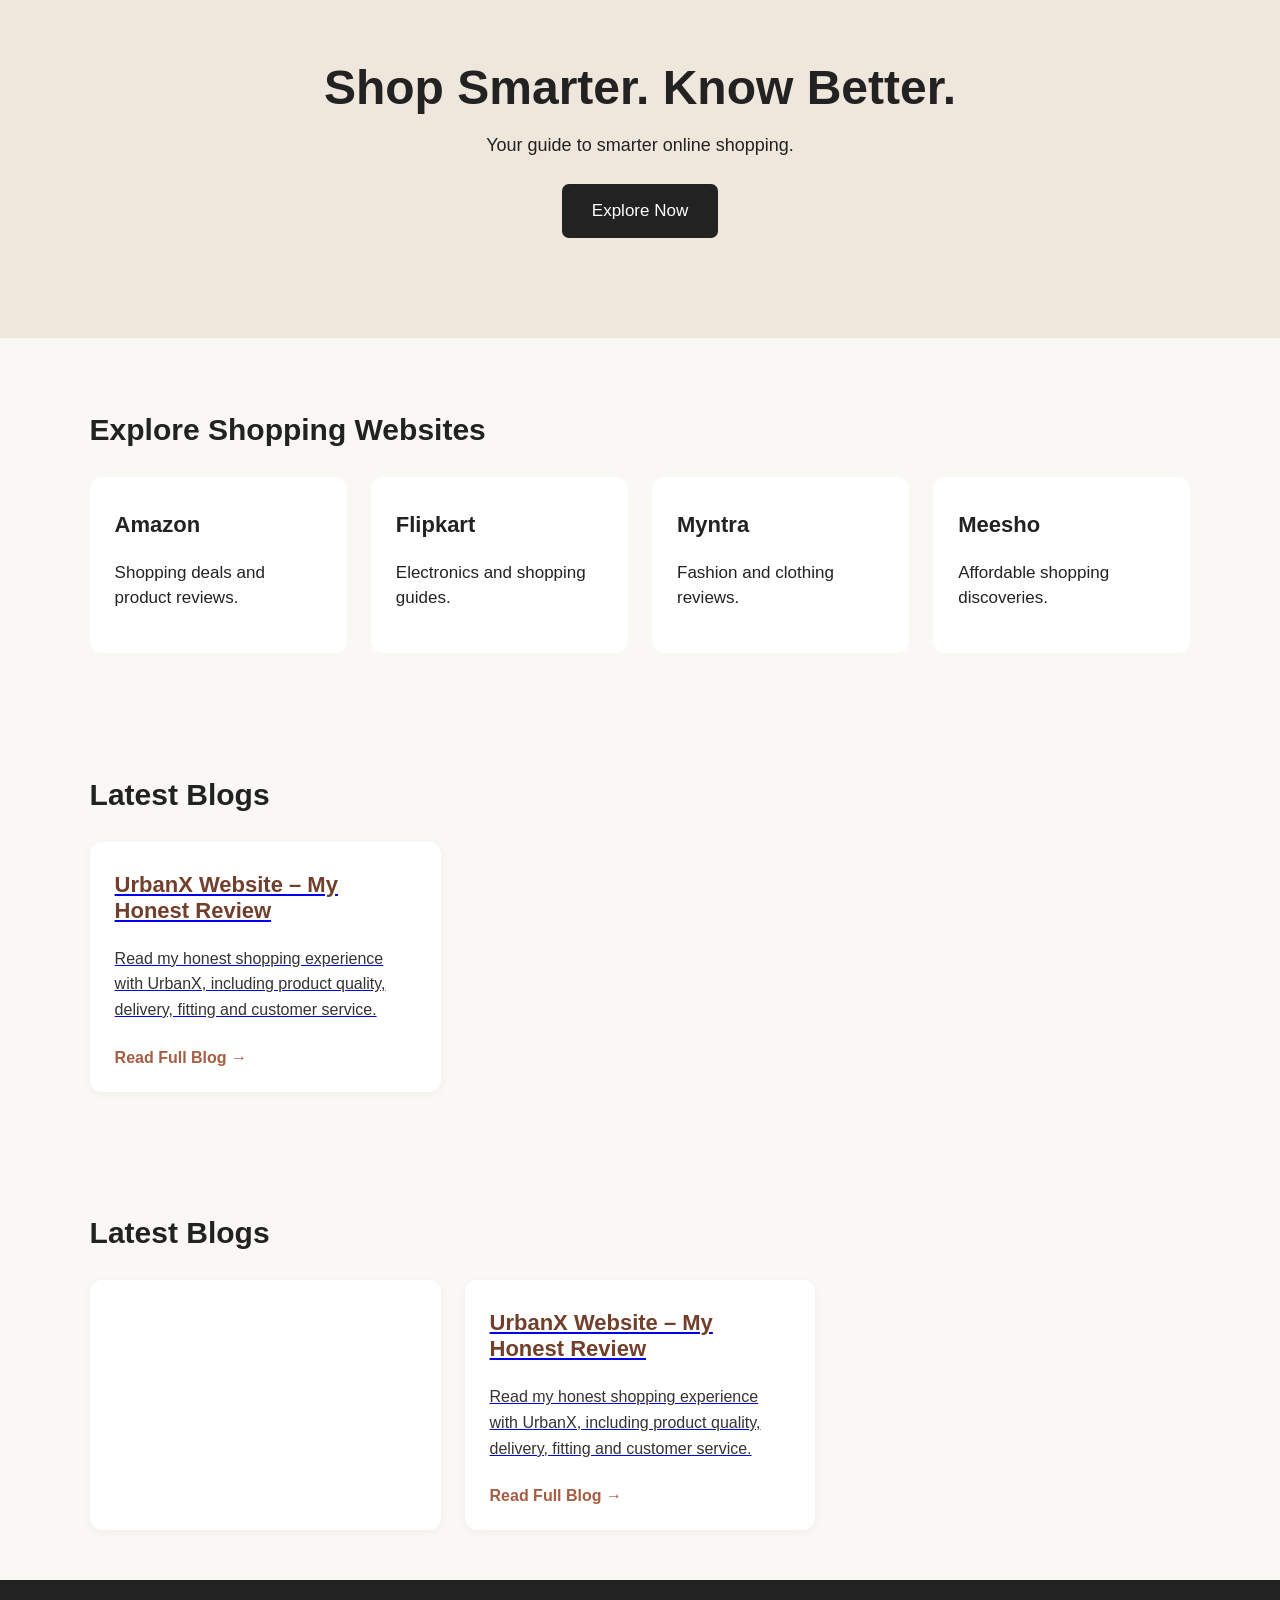
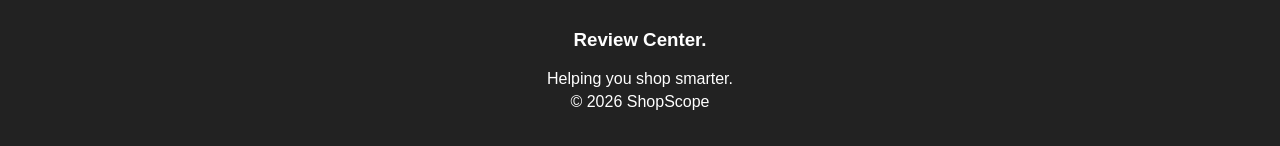
<file: index.html>
<!
<!DOCTYPE html>
<html lang="en">

<head>
    <meta charset="UTF-8">
    <meta name="viewport" content="width=device-width, initial-scale=1.0">

    <title>Review Center - Shop Smarter</title>

    <style>

        * {
            box-sizing: border-box;
        }

        body {
            margin: 0;
            font-family: Arial, sans-serif;
            background-color: #FAF8F5;
            color: #222222;
        }

        /* HERO SECTION */

        .hero {
            background-color: #EFE6DC;
            text-align: center;
            padding: 60px 20px 100px;
        }

        .hero h1 {
            font-size: 48px;
            margin: 0 0 20px;
            color: #222222;
        }

        .hero p {
            font-size: 18px;
        }

        .hero button {
            background-color: #222222;
            color: white;
            border: none;
            padding: 17px 30px;
            border-radius: 7px;
            font-size: 17px;
            cursor: pointer;
            margin-top: 10px;
        }

        .hero button:hover {
            background-color: #713F2B;
        }

        /* COMMON SECTION */

        .section {
            padding: 50px 7%;
        }

        .section h2 {
            font-size: 30px;
            margin-bottom: 30px;
            color: #222222;
        }

        /* SHOPPING WEBSITE CARDS */

        .website-container {
            display: grid;
            grid-template-columns: repeat(4, 1fr);
            gap: 24px;
        }

        .website-card {
            background-color: white;
            padding: 25px;
            border-radius: 12px;
            min-height: 160px;
            transition: 0.3s;
        }

        .website-card:hover {
            transform: translateY(-5px);
            box-shadow: 0 5px 15px rgba(0,0,0,0.08);
        }

        .website-card h3 {
            font-size: 22px;
            margin-top: 10px;
        }

        .website-card p {
            font-size: 17px;
            line-height: 1.5;
        }

        /* LATEST BLOGS */

        .latest-blogs {
            padding: 50px 7%;
        }

        .latest-blogs h2 {
            font-size: 30px;
            margin-bottom: 30px;
        }

        .blog-container {
            display: grid;
            grid-template-columns: repeat(3, minmax(0, 380px));
            gap: 24px;
        }

        .blog-card {
            background-color: white;
            padding: 25px;
            border-radius: 12px;
            min-height: 190px;
            box-shadow: 0 2px 10px rgba(0,0,0,0.04);
            transition: 0.3s;
        }

        .blog-card:hover {
            transform: translateY(-5px);
            box-shadow: 0 5px 15px rgba(0,0,0,0.10);
        }

        .blog-card a {
            text-decoration: none;
            color: #222222;
            display: block;
        }

        .blog-card h3 {
            font-size: 22px;
            color: #713F2B;
            margin-top: 5px;
        }

        .blog-card p {
            font-size: 16px;
            line-height: 1.6;
            color: #333333;
        }

        .blog-card span {
            display: inline-block;
            color: #A65D42;
            font-weight: bold;
            margin-top: 10px;
        }

        /* FOOTER */

        footer {
            background-color: #222222;
            color: white;
            text-align: center;
            padding: 30px;
        }

        footer p {
            margin: 5px;
        }

        /* RESPONSIVE DESIGN */

        @media (max-width: 900px) {
            .website-container {
                grid-template-columns: repeat(2, 1fr);
            }

            .blog-container {
                grid-template-columns: 1fr;
            }
        }

        @media (max-width: 600px) {
            .hero h1 {
                font-size: 32px;
            }

            .website-container {
                grid-template-columns: 1fr;
            }

            .section,
            .latest-blogs {
                padding: 30px 6%;
            }

            .blog-card {
                width: 100%;
            }
        }

    </style>

</head>

<body>

    <!-- HERO SECTION -->

    <header class="hero">

        <h1>Shop Smarter. Know Better.</h1>

        <p>Your guide to smarter online shopping.</p>

        <button onclick="document.getElementById('websites').scrollIntoView({behavior:'smooth'})">
            Explore Now
        </button>

    </header>


    <!-- EXPLORE SHOPPING WEBSITES -->

    <section class="section" id="websites">

        <h2>Explore Shopping Websites</h2>

        <div class="website-container">

            <div class="website-card">
                <h3>Amazon</h3>
                <p>Shopping deals and product reviews.</p>
            </div>

            <div class="website-card">
                <h3>Flipkart</h3>
                <p>Electronics and shopping guides.</p>
            </div>

            <div class="website-card">
                <h3>Myntra</h3>
                <p>Fashion and clothing reviews.</p>
            </div>

            <div class="website-card">
                <h3>Meesho</h3>
                <p>Affordable shopping discoveries.</p>
            </div>

        </div>

    </section>


    <!-- LATEST BLOGS - ONLY ONE SECTION -->

    <section 
<!-- LATEST BLOGS SECTION -->
<section class="latest-blogs" id="latest-blogs">

    <h2>Latest Blogs</h2>

    <div class="blog-container">

        <a href="first.blog.html" class="blog-card">

            <h3>UrbanX Website – My Honest Review</h3>

            <p>
                Read my honest shopping experience with UrbanX,
                including product quality, delivery, fitting
                and customer service.
            </p>

            <span>Read Full Blog →</span>

        </a>

    </div>

</section>

<!-- LATEST BLOGS SECTION -->
<section class="latest-blogs" id="latest-blogs">

    <h2>Latest Blogs</h2>

    <div class="blog-container">

        <a href="first.blog.html" class="blog-card">
            <a href="second.blog.html" class="blog-card">

            <h3>UrbanX Website – My Honest Review</h3>

            <p>
                Read my honest shopping experience with UrbanX,
                including product quality, delivery, fitting
                and customer service.
            </p>

            <span>Read Full Blog →</span>

        </a>

    </div>

</section>

    </section>


    <!-- FOOTER -->

    <footer>

        <h3>Review Center.</h3>

        <p>Helping you shop smarter.</p>

        <p>© 2026 ShopScope</p>

    </footer>

</body>

</html>
</file>
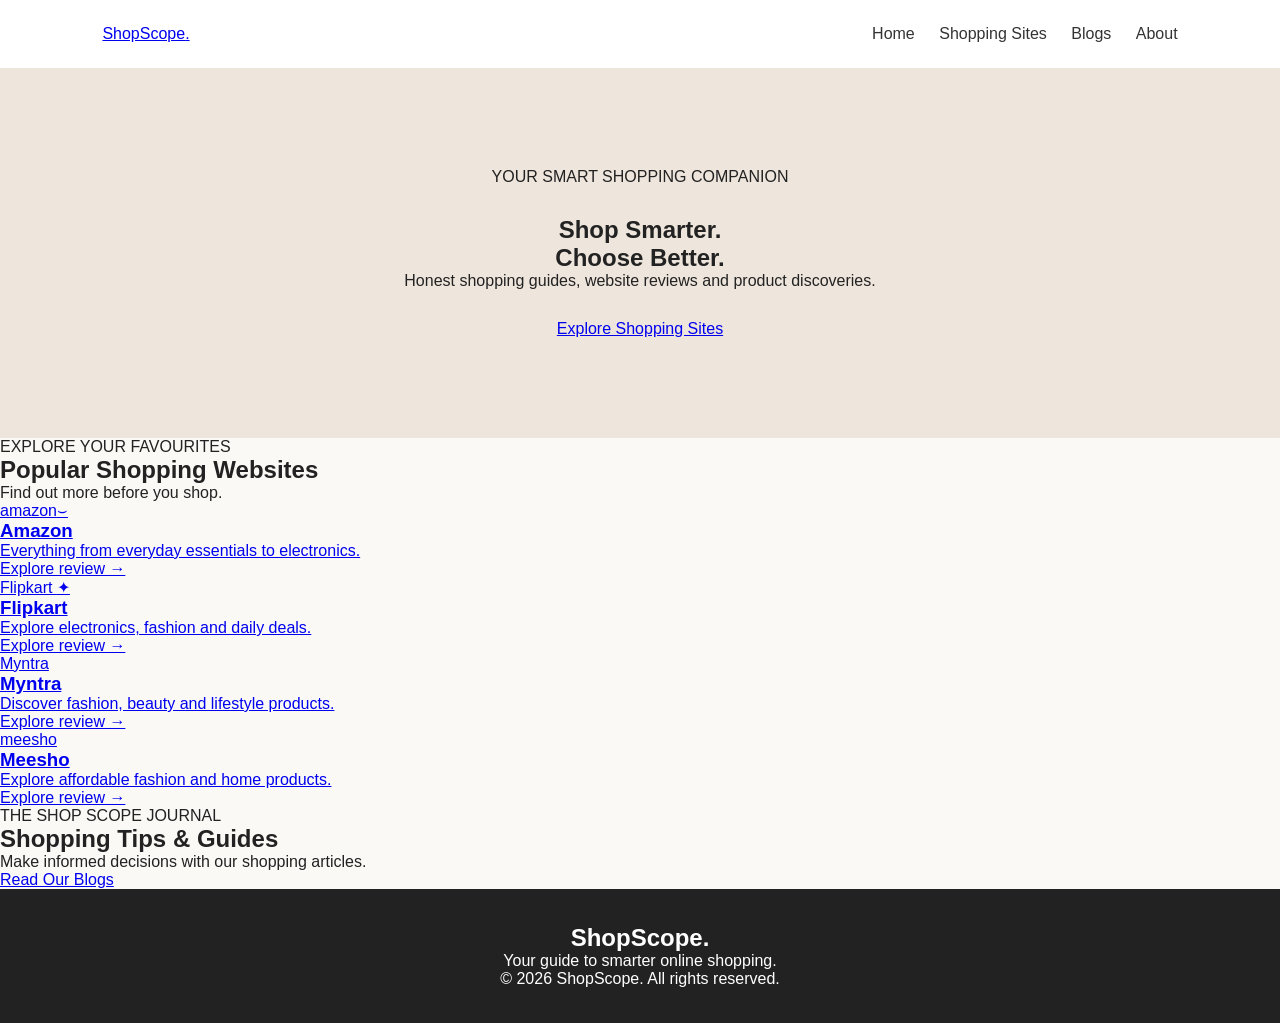
<file: amzazon.html>
<!DOCTYPE html>
<html lang="en">
<head>
    <meta charset="UTF-8">
    <meta name="viewport" content="width=device-width, initial-scale=1.0">
    <title>ShopScope | Smart Shopping Guide</title>
    <link rel="stylesheet" href="style.css">
</head>
<body>

<header class="navbar">
    <a href="index.html" class="logo">ShopScope<span>.</span></a>
    <nav>
        <a href="index.html">Home</a>
        <a href="#stores">Shopping Sites</a>
        <a href="blog.html">Blogs</a>
        <a href="#about">About</a>
    </nav>
</header>

<section class="hero">
    <p class="eyebrow">YOUR SMART SHOPPING COMPANION</p>
    <h1>Shop Smarter.<br>Choose Better.</h1>
    <p>Honest shopping guides, website reviews and product discoveries.</p>
    <a href="#stores" class="button">Explore Shopping Sites</a>
</section>

<section id="stores" class="section">
    <p class="eyebrow">EXPLORE YOUR FAVOURITES</p>
    <h2>Popular Shopping Websites</h2>
    <p class="section-desc">Find out more before you shop.</p>

    <div class="store-grid">

        <a href="pages/amazon.html" class="store-card">
            <div class="brand amazon">amazon<span>⌣</span></div>
            <h3>Amazon</h3>
            <p>Everything from everyday essentials to electronics.</p>
            <span class="read-link">Explore review →</span>
        </a>

        <a href="pages/flipkart.html" class="store-card">
            <div class="brand flipkart">Flipkart <span>✦</span></div>
            <h3>Flipkart</h3>
            <p>Explore electronics, fashion and daily deals.</p>
            <span class="read-link">Explore review →</span>
        </a>

        <a href="pages/myntra.html" class="store-card">
            <div class="brand myntra">Myntra</div>
            <h3>Myntra</h3>
            <p>Discover fashion, beauty and lifestyle products.</p>
            <span class="read-link">Explore review →</span>
        </a>

        <a href="pages/meesho.html" class="store-card">
            <div class="brand meesho">meesho</div>
            <h3>Meesho</h3>
            <p>Explore affordable fashion and home products.</p>
            <span class="read-link">Explore review →</span>
        </a>

    </div>
</section>

<section class="blog-preview section">
    <p class="eyebrow">THE SHOP SCOPE JOURNAL</p>
    <h2>Shopping Tips & Guides</h2>
    <p>Make informed decisions with our shopping articles.</p>
    <a href="blog.html" class="button">Read Our Blogs</a>
</section>

<footer id="about">
    <h2>ShopScope.</h2>
    <p>Your guide to smarter online shopping.</p>
    <p>© 2026 ShopScope. All rights reserved.</p>
</footer>

</body>
</html>
</file>
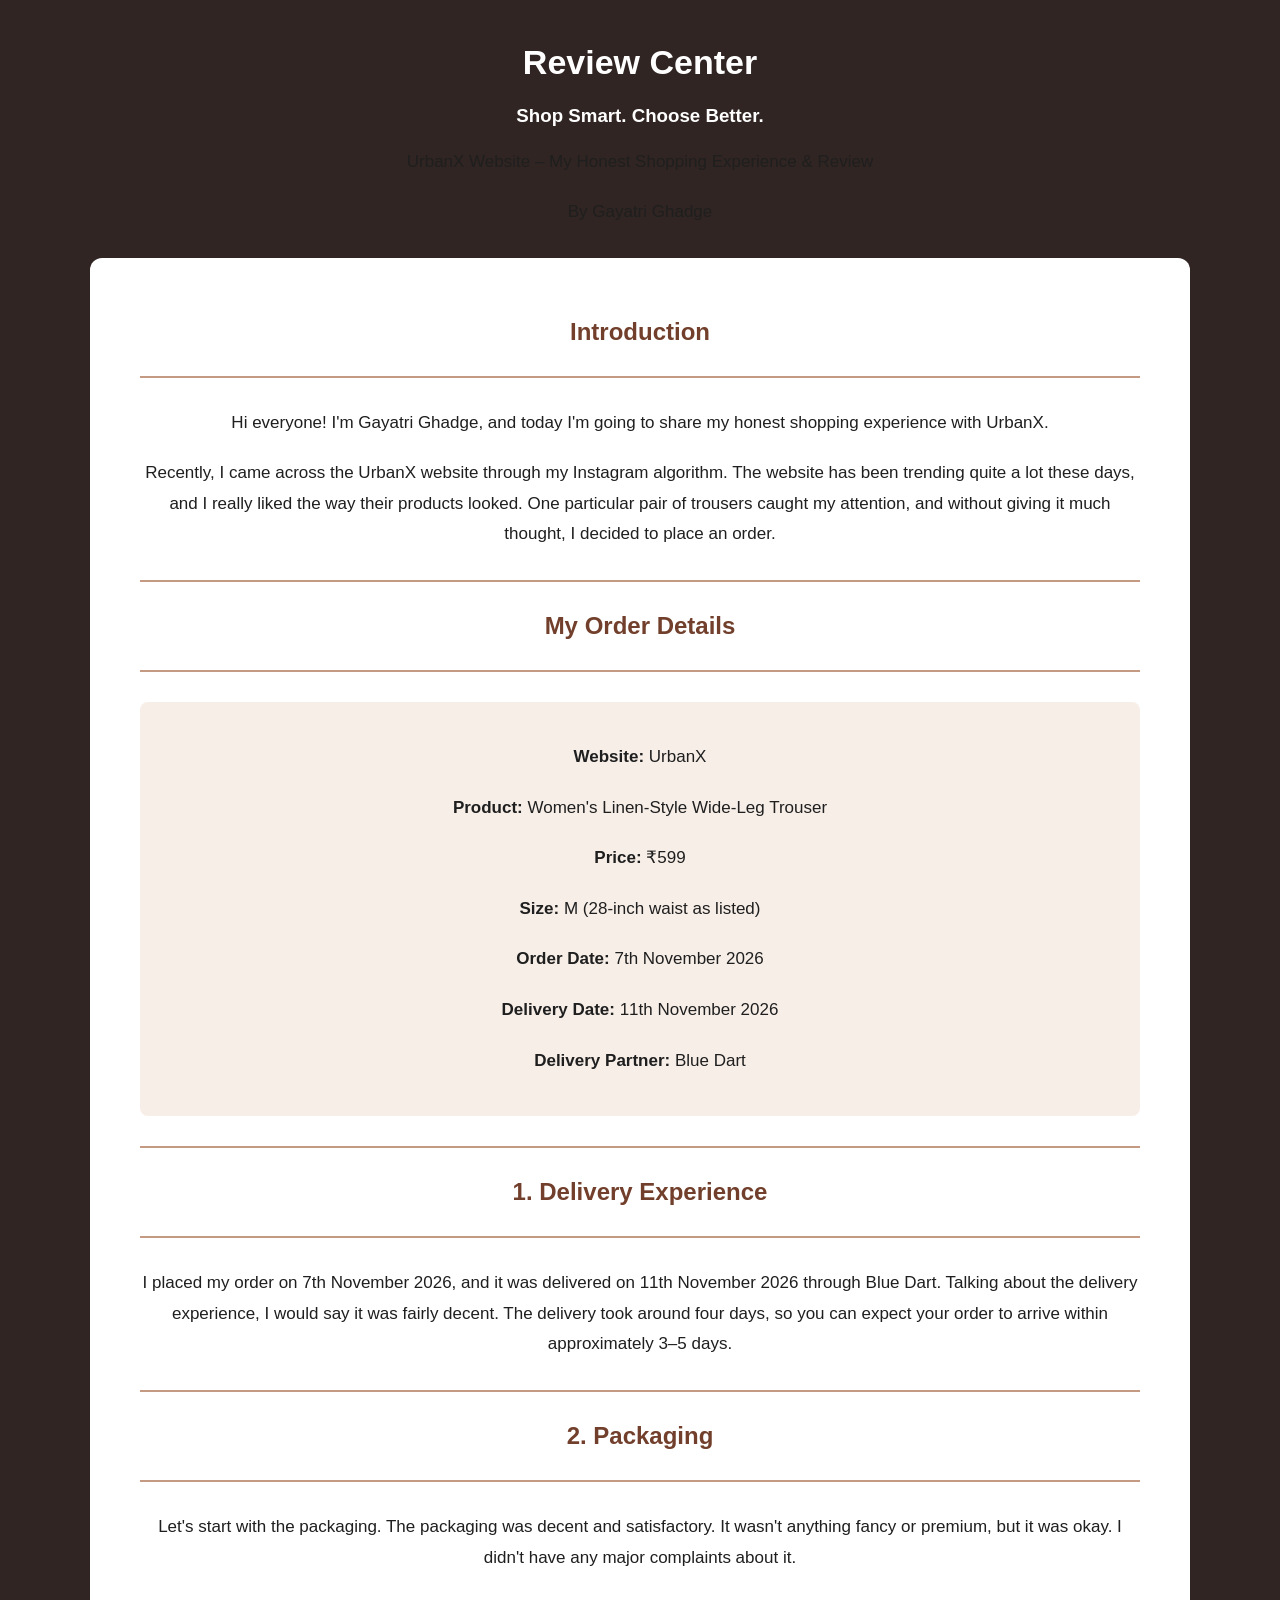
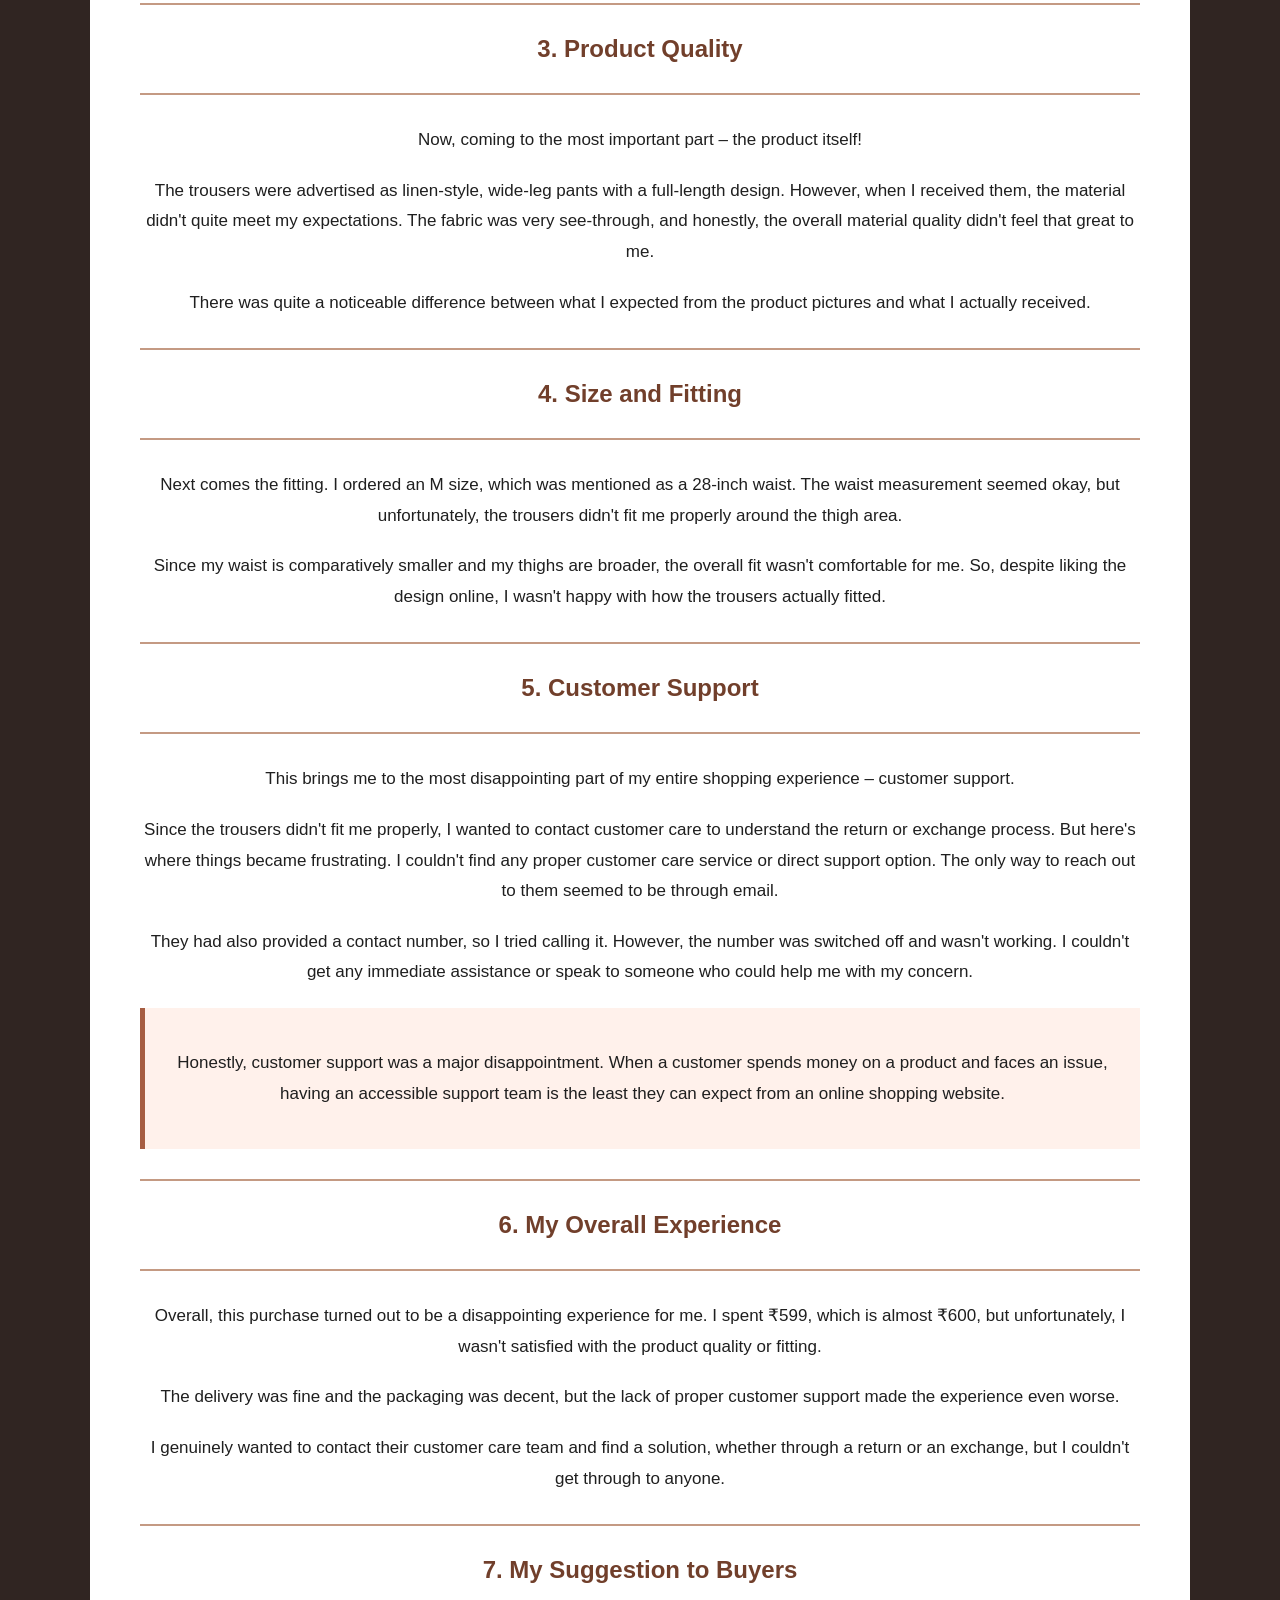
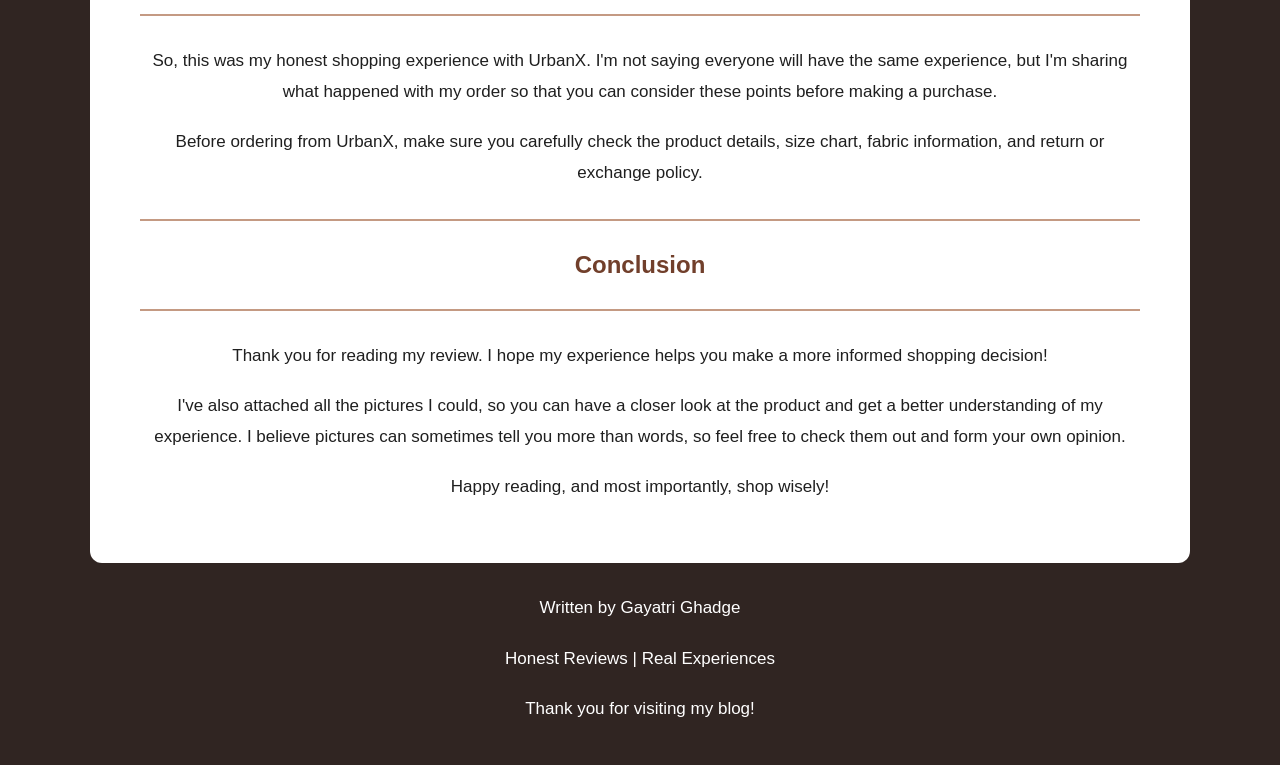
<file: first.blog.html>
<!DOCTYPE html>
<html lang="en">

<head>
    <meta charset="UTF-8">
    <meta name="viewport" content="width=device-width, initial-scale=1.0">

    <title>UrbanX - My Honest Review</title>

    <style>

       
/* GENERAL PAGE */

* {
    box-sizing: border-box;
}

body {
    margin: 0;
    padding: 20px;
    background-color: #302522;
    font-family: Arial, sans-serif;
    color: #1F1F1F;
}

/* CENTRE THE BLOG PAGE */

.container {
    width: 100%;
    max-width: 1100px;
    margin: 30px auto;
    padding: 40px 50px;
    background-color: white;
    border-radius: 12px;
}

/* ALL HEADINGS */

h1, h2, h3 {
    text-align: center;
    font-weight: bold;
    color: #713F2B;
}

/* MAIN HEADING */

header h1 {
    font-size: 34px;
    font-weight: bold;
    color: white;
}

/* ALL PARAGRAPHS */

p {
    text-align: center;
    color: #1F1F1F;
    font-size: 17px;
    line-height: 1.8;
    margin: 20px auto;
}

/* ORDER DETAILS */

.details {
    text-align: center;
    padding: 20px;
    background-color: #F7EEE8;
    border-radius: 8px;
}

.details p {
    text-align: center;
}

/* HORIZONTAL LINES */

hr {
    border: none;
    height: 2px;
    background-color: #C49A83;
    margin: 30px 0;
}

/* CUSTOMER SUPPORT BOX */

.highlight {
    text-align: center;
    background-color: #FFF1EB;
    padding: 20px;
    border-left: 5px solid #A65D42;
}

/* FOOTER */

footer {
    text-align: center;
}

footer p {
    text-align: center;
    color: white;
}

/* MOBILE RESPONSIVE */

@media (max-width: 600px) {
    body {
        padding: 10px;
    }

    .container {
        width: 100%;
        padding: 20px;
    }
}


    </style>
</head>

<body>

    <!-- HEADER -->

    <header>

        <h1>Review Center</h1>

        <h3 style="color:white;">
            Shop Smart. Choose Better.
        </h3>

        <p>
            UrbanX Website – My Honest Shopping Experience & Review
        </p>

        <p>By Gayatri Ghadge</p>

    </header>


    <div class="container">

        <!-- INTRODUCTION -->

        <h2>Introduction</h2>

        <hr>

        <p>
            Hi everyone! I'm Gayatri Ghadge, and today I'm going
            to share my honest shopping experience with UrbanX.
        </p>

        <p>
            Recently, I came across the UrbanX website through my
            Instagram algorithm. The website has been trending
            quite a lot these days, and I really liked the way
            their products looked. One particular pair of trousers
            caught my attention, and without giving it much thought,
            I decided to place an order.
        </p>


        <!-- ORDER DETAILS -->

        <hr>

        <h2>My Order Details</h2>

        <hr>

        <div class="details">

            <p><b>Website:</b> UrbanX</p>

            <p><b>Product:</b> Women's Linen-Style Wide-Leg Trouser</p>

            <p><b>Price:</b> ₹599</p>

            <p><b>Size:</b> M (28-inch waist as listed)</p>

            <p><b>Order Date:</b> 7th November 2026</p>

            <p><b>Delivery Date:</b> 11th November 2026</p>

            <p><b>Delivery Partner:</b> Blue Dart</p>

        </div>


        <!-- DELIVERY -->

        <hr>

        <h2>1. Delivery Experience</h2>

        <hr>

        <p>
            I placed my order on 7th November 2026, and it was
            delivered on 11th November 2026 through Blue Dart.
            Talking about the delivery experience, I would say
            it was fairly decent. The delivery took around four
            days, so you can expect your order to arrive within
            approximately 3–5 days.
        </p>


        <!-- PACKAGING -->

        <hr>

        <h2>2. Packaging</h2>

        <hr>

        <p>
            Let's start with the packaging. The packaging was
            decent and satisfactory. It wasn't anything fancy
            or premium, but it was okay. I didn't have any
            major complaints about it.
        </p>


        <!-- PRODUCT QUALITY -->

        <hr>

        <h2>3. Product Quality</h2>

        <hr>

        <p>
            Now, coming to the most important part – the product
            itself!
        </p>

        <p>
            The trousers were advertised as linen-style, wide-leg
            pants with a full-length design. However, when I
            received them, the material didn't quite meet my
            expectations. The fabric was very see-through, and
            honestly, the overall material quality didn't feel
            that great to me.
        </p>

        <p>
            There was quite a noticeable difference between
            what I expected from the product pictures and what
            I actually received.
        </p>


        <!-- FITTING -->

        <hr>

        <h2>4. Size and Fitting</h2>

        <hr>

        <p>
            Next comes the fitting. I ordered an M size, which
            was mentioned as a 28-inch waist. The waist
            measurement seemed okay, but unfortunately, the
            trousers didn't fit me properly around the thigh area.
        </p>

        <p>
            Since my waist is comparatively smaller and my
            thighs are broader, the overall fit wasn't
            comfortable for me. So, despite liking the design
            online, I wasn't happy with how the trousers
            actually fitted.
        </p>


        <!-- CUSTOMER SUPPORT -->

        <hr>

        <h2>5. Customer Support</h2>

        <hr>

        <p>
            This brings me to the most disappointing part of my
            entire shopping experience – customer support.
        </p>

        <p>
            Since the trousers didn't fit me properly, I wanted
            to contact customer care to understand the return
            or exchange process. But here's where things became
            frustrating. I couldn't find any proper customer
            care service or direct support option. The only way
            to reach out to them seemed to be through email.
        </p>

        <p>
            They had also provided a contact number, so I tried
            calling it. However, the number was switched off
            and wasn't working. I couldn't get any immediate
            assistance or speak to someone who could help me
            with my concern.
        </p>

        <div class="highlight">

            <p>
                Honestly, customer support was a major
                disappointment. When a customer spends money
                on a product and faces an issue, having an
                accessible support team is the least they
                can expect from an online shopping website.
            </p>

        </div>


        <!-- FINAL REVIEW -->

        <hr>

        <h2>6. My Overall Experience</h2>

        <hr>

        <p>
            Overall, this purchase turned out to be a
            disappointing experience for me. I spent ₹599,
            which is almost ₹600, but unfortunately, I wasn't
            satisfied with the product quality or fitting.
        </p>

        <p>
            The delivery was fine and the packaging was decent,
            but the lack of proper customer support made the
            experience even worse.
        </p>

        <p>
            I genuinely wanted to contact their customer care
            team and find a solution, whether through a return
            or an exchange, but I couldn't get through to anyone.
        </p>


        <!-- SUGGESTION -->

        <hr>

        <h2>7. My Suggestion to Buyers</h2>

        <hr>

        <p>
            So, this was my honest shopping experience with
            UrbanX. I'm not saying everyone will have the same
            experience, but I'm sharing what happened with my
            order so that you can consider these points before
            making a purchase.
        </p>

        <p>
            Before ordering from UrbanX, make sure you carefully
            check the product details, size chart, fabric
            information, and return or exchange policy.
        </p>


        <!-- CONCLUSION -->

        <hr>

        <h2>Conclusion</h2>

        <hr>

        <p>
            Thank you for reading my review. I hope my experience
            helps you make a more informed shopping decision!
        </p>

        <p>
            I've also attached all the pictures I could, so you
            can have a closer look at the product and get a
            better understanding of my experience. I believe
            pictures can sometimes tell you more than words,
            so feel free to check them out and form your own
            opinion.
        </p>

        <p class="ending">
            Happy reading, and most importantly, shop wisely!
        </p>

    </div>


    <!-- FOOTER -->

    <footer>

        <p>Written by Gayatri Ghadge</p>

        <p>Honest Reviews | Real Experiences</p>

        <p>Thank you for visiting my blog!</p>

    </footer>

</body>

</html
</file>
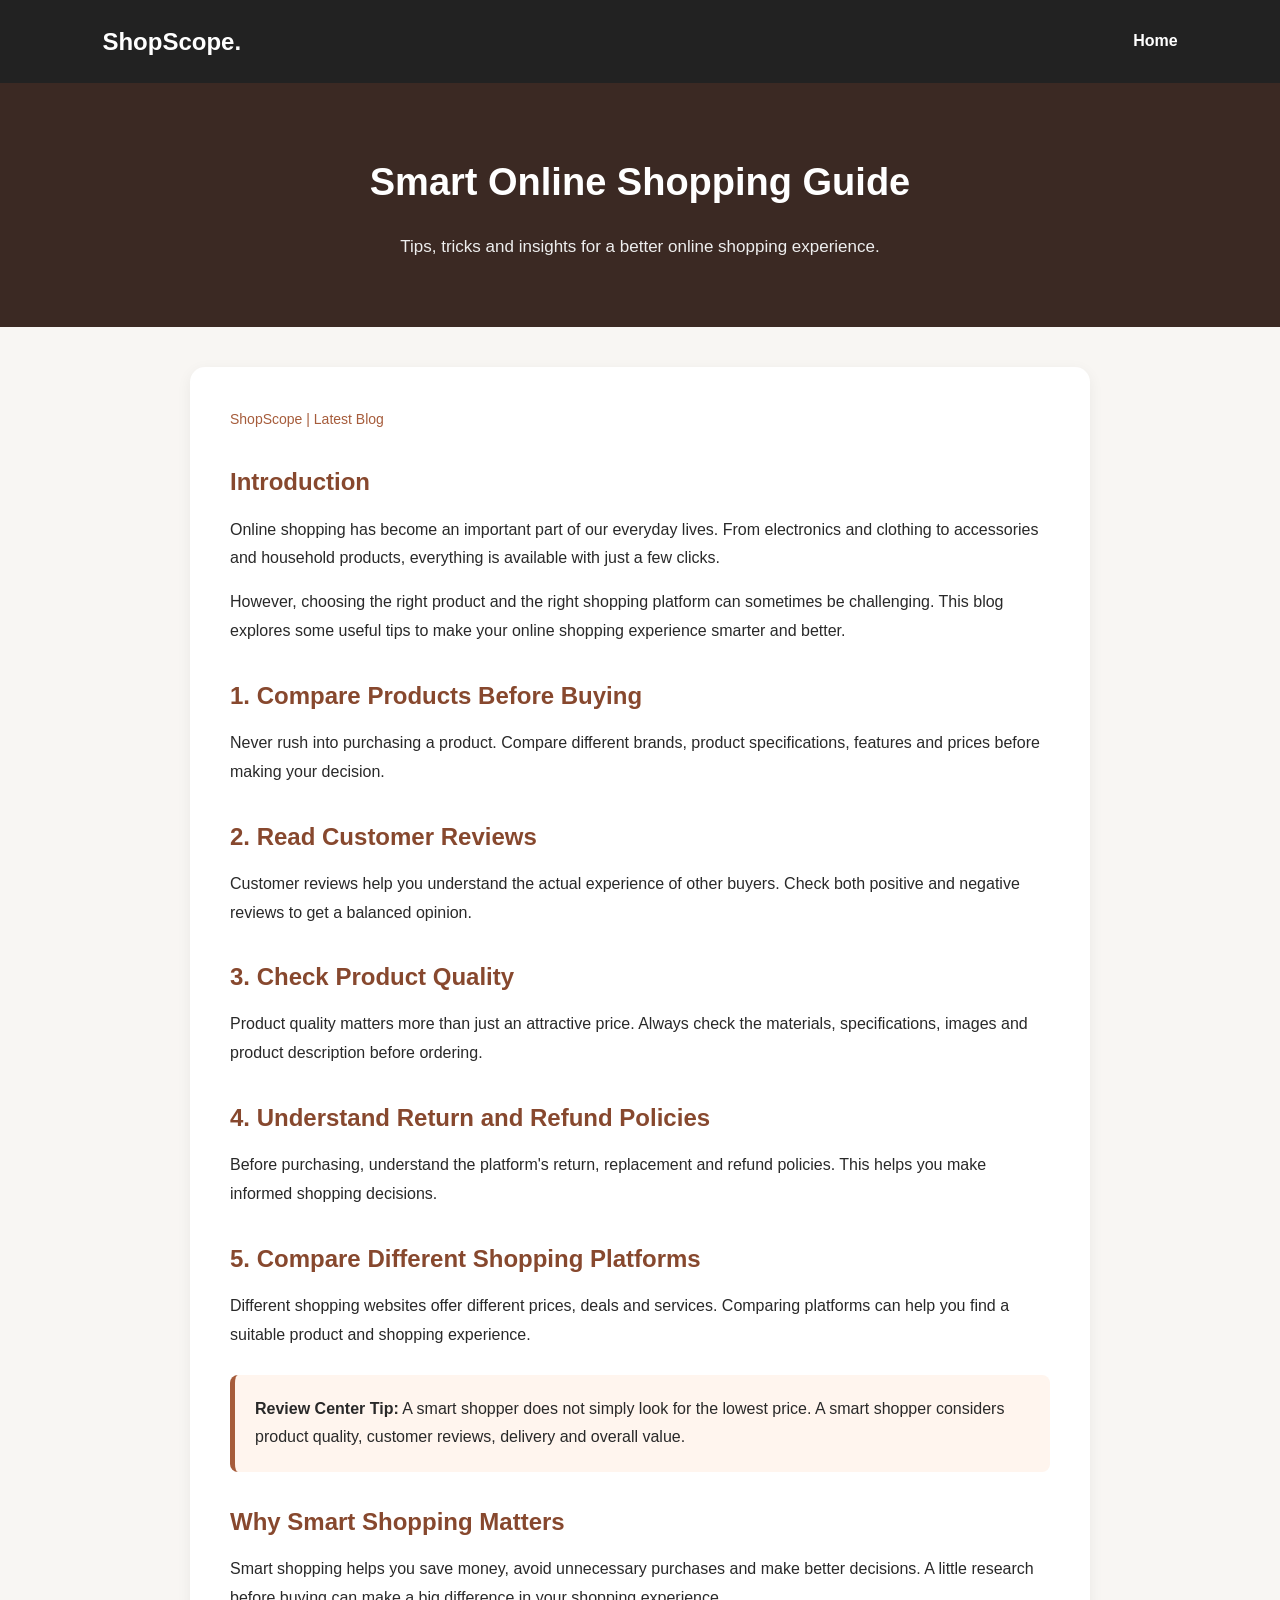
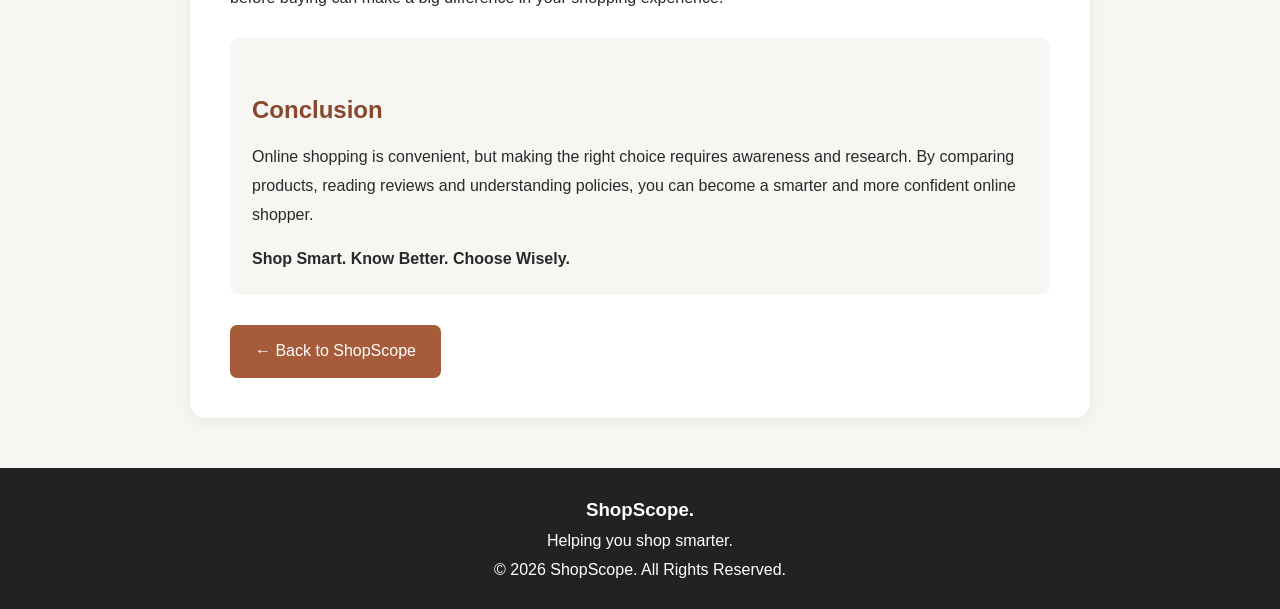
<file: second.blog.html>
<!DOCTYPE html>
<html lang="en">
<head>
<meta charset="UTF-8">
<meta name="viewport" content="width=device-width, initial-scale=1.0">

<title>Smart Online Shopping Guide | ShopScope</title>

<style>
* {
    margin: 0;
    padding: 0;
    box-sizing: border-box;
}

body {
    font-family: Arial, sans-serif;
    background: #f8f6f3;
    color: #292929;
    line-height: 1.8;
}

/* NAVBAR */
nav {
    background: #222;
    color: white;
    padding: 20px 8%;
    display: flex;
    justify-content: space-between;
    align-items: center;
}

nav h2 {
    color: white;
}

nav a {
    color: white;
    text-decoration: none;
    font-weight: bold;
}

/* HERO SECTION */
.hero {
    background: #3b2923;
    color: white;
    text-align: center;
    padding: 65px 20px;
}

.hero h1 {
    font-size: 38px;
    margin-bottom: 15px;
}

.hero p {
    font-size: 17px;
    color: #eee;
}

/* BLOG CONTENT */
.container {
    max-width: 900px;
    margin: 40px auto;
    padding: 40px;
    background: white;
    border-radius: 15px;
    box-shadow: 0 4px 15px rgba(0,0,0,0.06);
}

.blog-date {
    color: #a65c3b;
    font-size: 14px;
    margin-bottom: 20px;
}

.container h2 {
    color: #87482e;
    margin-top: 28px;
    margin-bottom: 12px;
}

.container p {
    font-size: 16px;
    margin-bottom: 15px;
}

.container ul {
    padding-left: 25px;
    margin-bottom: 20px;
}

.container li {
    margin-bottom: 10px;
}

/* HIGHLIGHT BOX */
.highlight {
    background: #fff5ee;
    border-left: 5px solid #a65c3b;
    padding: 20px;
    margin: 25px 0;
    border-radius: 8px;
}

/* CONCLUSION */
.conclusion {
    background: #f8f6f3;
    padding: 22px;
    border-radius: 10px;
    margin-top: 25px;
}

/* BACK BUTTON */
.back {
    display: inline-block;
    margin-top: 30px;
    background: #a65c3b;
    color: white;
    padding: 12px 25px;
    border-radius: 7px;
    text-decoration: none;
}

.back:hover {
    background: #783c25;
}

/* FOOTER */
footer {
    background: #222;
    color: white;
    text-align: center;
    padding: 25px;
    margin-top: 50px;
}

/* MOBILE RESPONSIVE */
@media(max-width: 600px) {
    .hero h1 {
        font-size: 27px;
    }

    .container {
        margin: 20px 12px;
        padding: 22px;
    }

    nav {
        padding: 18px;
    }
}
</style>
</head>

<body>

<!-- NAVBAR -->
<nav>
    <h2>ShopScope.</h2>
    <a href="index.html">Home</a>
</nav>

<!-- HERO -->
<header class="hero">
    <h1>Smart Online Shopping Guide</h1>
    <p>Tips, tricks and insights for a better online shopping experience.</p>
</header>

<!-- BLOG CONTENT -->
<main class="container">

    <div class="blog-date">
        ShopScope | Latest Blog
    </div>

    <h2>Introduction</h2>

    <p>
        Online shopping has become an important part of our
        everyday lives. From electronics and clothing to
        accessories and household products, everything is
        available with just a few clicks.
    </p>

    <p>
        However, choosing the right product and the right
        shopping platform can sometimes be challenging.
        This blog explores some useful tips to make your
        online shopping experience smarter and better.
    </p>

    <h2>1. Compare Products Before Buying</h2>

    <p>
        Never rush into purchasing a product. Compare
        different brands, product specifications, features
        and prices before making your decision.
    </p>

    <h2>2. Read Customer Reviews</h2>

    <p>
        Customer reviews help you understand the actual
        experience of other buyers. Check both positive
        and negative reviews to get a balanced opinion.
    </p>

    <h2>3. Check Product Quality</h2>

    <p>
        Product quality matters more than just an attractive
        price. Always check the materials, specifications,
        images and product description before ordering.
    </p>

    <h2>4. Understand Return and Refund Policies</h2>

    <p>
        Before purchasing, understand the platform's return,
        replacement and refund policies. This helps you
        make informed shopping decisions.
    </p>

    <h2>5. Compare Different Shopping Platforms</h2>

    <p>
        Different shopping websites offer different prices,
        deals and services. Comparing platforms can help
        you find a suitable product and shopping experience.
    </p>

    <div class="highlight">
        <strong>Review Center Tip:</strong>
        A smart shopper does not simply look for the lowest
        price. A smart shopper considers product quality,
        customer reviews, delivery and overall value.
    </div>

    <h2>Why Smart Shopping Matters</h2>

    <p>
        Smart shopping helps you save money, avoid
        unnecessary purchases and make better decisions.
        A little research before buying can make a big
        difference in your shopping experience.
    </p>

    <div class="conclusion">
        <h2>Conclusion</h2>

        <p>
            Online shopping is convenient, but making the
            right choice requires awareness and research.
            By comparing products, reading reviews and
            understanding policies, you can become a
            smarter and more confident online shopper.
        </p>

        <strong>Shop Smart. Know Better. Choose Wisely.</strong>
    </div>

    <a href="index.html" class="back">
        ← Back to ShopScope
    </a>

</main>

<!-- FOOTER -->
<footer>
    <h3>ShopScope.</h3>
    <p>Helping you shop smarter.</p>
    <p>© 2026 ShopScope. All Rights Reserved.</p>
</footer>

</body>
</html>
</file>
<file: style.css>
* {
    margin: 0;
    padding: 0;
    box-sizing: border-box;
}

body {
    font-family: Arial, sans-serif;
    background: #faf9f6;
    color: #222;
}

header {
    display: flex;
    justify-content: space-between;
    align-items: center;
    padding: 25px 8%;
    background: white;
}

header h1 span {
    color: #bd805c;
}

nav a {
    text-decoration: none;
    color: #333;
    margin-left: 20px;
}

.hero {
    text-align: center;
    padding: 100px 20px;
    background: #eee6dc;
}

.hero h2 {
    font-size: 42px;
    margin-bottom: 20px;
}

.hero p {
    margin-bottom: 30px;
}

.btn {
    background: #222;
    color: white;
    padding: 14px 25px;
    text-decoration: none;
    border-radius: 5px;
}

#reviews, #blogs {
    padding: 60px 8%;
}

#reviews h2, #blogs h2 {
    margin-bottom: 25px;
}

.cards {
    display: grid;
    grid-template-columns: repeat(4, 1fr);
    gap: 20px;
}

.card {
    background: white;
    padding: 30px;
    border-radius: 10px;
}

.card h3 {
    margin-bottom: 15px;
}

footer {
    background: #222;
    color: white;
    padding: 35px;
    text-align: center;
}

@media (max-width: 700px) {
    header {
        flex-direction: column;
        gap: 20px;
    }

    .cards {
        grid-template-columns: repeat(2, 1fr);
    }

    .hero h2 {
        font-size: 30px;
    }
}
</file>
